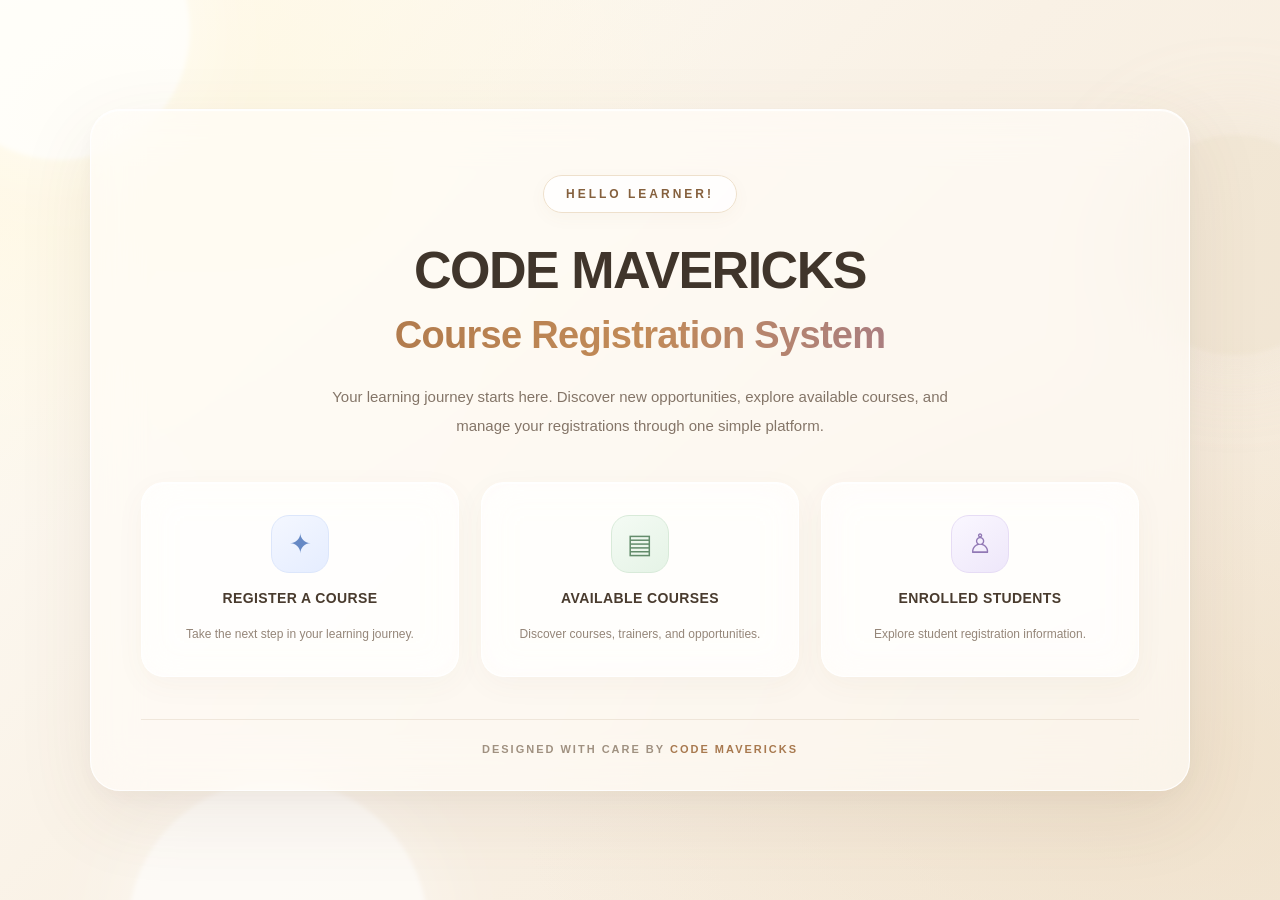
<file: index.html>
<!-- <!DOCTYPE html>
<html lang="en">
<head>
    <meta charset="UTF-8">
    <meta name="viewport" content="width=device-width, initial-scale=1.0">
    <title>Document</title>
</head>
<body>
    <h2 >HELLO USER!</h1> 
        <h1>CODE MAVERICKS - COURSE REGISTRATION SYSTEM </h1><br>
        <a href="register.html"><button>REGISTER A COURSE </button></a>
        <a href="availablecourse.html"><button>AVAILABLE COURSE</button></a>
        <a href="enrolledstudents.html"><button>ENROLLED STUDENTS</button></a>
</body>
</html> -->
<!-- <!DOCTYPE html>
<html lang="en"> -->

<!DOCTYPE html>
<html lang="en">

<head>
    <meta charset="UTF-8">
    <meta name="viewport" content="width=device-width, initial-scale=1.0">

    <title>Code Mavericks | Course Registration System</title>

    <style>
        /* ==========================================
           1. GLOBAL RESET
        ========================================== */

        * {
            margin: 0;
            padding: 0;
            box-sizing: border-box;
        }

        html {
            scroll-behavior: smooth;
        }

        body {
            min-height: 100vh;
            font-family: "Segoe UI", Arial, sans-serif;
            color: #40352b;

            display: flex;
            justify-content: center;
            align-items: center;

            padding: 35px 20px;
            overflow-x: hidden;

            background:
                radial-gradient(
                    ellipse at 8% 12%,
                    rgba(255, 248, 225, 0.95),
                    transparent 38%
                ),
                radial-gradient(
                    ellipse at 92% 85%,
                    rgba(235, 218, 191, 0.55),
                    transparent 40%
                ),
                linear-gradient(
                    135deg,
                    #fffdf8 0%,
                    #f9f1e5 48%,
                    #f5eadb 100%
                );

            position: relative;
            isolation: isolate;
        }

        /* ==========================================
           2. SOFT BACKGROUND ORBS
        ========================================== */

        .background-orb {
            position: fixed;
            border-radius: 50%;
            pointer-events: none;
            z-index: -1;
            filter: blur(2px);
        }

        .orb-one {
            width: 260px;
            height: 260px;

            top: -100px;
            left: -70px;

            background: rgba(255, 255, 255, 0.75);
            box-shadow: 0 0 100px rgba(255, 255, 255, 0.65);
        }

        .orb-two {
            width: 220px;
            height: 220px;

            right: -65px;
            top: 15%;

            background: rgba(223, 205, 174, 0.25);
            box-shadow: 0 0 100px rgba(223, 205, 174, 0.25);
        }

        .orb-three {
            width: 300px;
            height: 300px;

            left: 10%;
            bottom: -180px;

            background: rgba(255, 255, 255, 0.65);
            box-shadow: 0 0 100px rgba(255, 255, 255, 0.55);
        }

        /* ==========================================
           3. MAIN GLASSMORPHISM CONTAINER
        ========================================== */

        .container {
            width: 100%;
            max-width: 1100px;

            padding: 65px 50px 35px;

            text-align: center;

            background: rgba(255, 253, 248, 0.68);

            border: 1px solid rgba(255, 255, 255, 0.92);
            border-radius: 30px;

            backdrop-filter: blur(24px);
            -webkit-backdrop-filter: blur(24px);

            box-shadow:
                0 25px 80px rgba(107, 83, 55, 0.09),
                0 8px 25px rgba(107, 83, 55, 0.035),
                inset 0 1px 1px rgba(255, 255, 255, 0.95);

            animation: pageEntrance 0.8s ease-out both;
        }

        /* ==========================================
           4. WELCOME LABEL
        ========================================== */

        .welcome-label {
            display: inline-flex;
            align-items: center;
            justify-content: center;
            gap: 10px;

            margin-bottom: 26px;
            padding: 11px 22px;

            color: #85603d;

            background: rgba(255, 255, 255, 0.78);

            border: 1px solid #eee0cc;
            border-radius: 50px;

            font-size: 12px;
            font-weight: 750;
            letter-spacing: 3px;

            box-shadow:
                0 5px 18px rgba(120, 91, 57, 0.04);

            transition: all 0.3s ease;
        }

        .welcome-label .status-dot {
            width: 8px;
            height: 8px;

            background: #86a98b;
            border-radius: 50%;

            box-shadow: 0 0 10px rgba(134, 169, 139, 0.5);
        }

        .welcome-label:hover {
            transform: translateY(-3px);

            background: #ffffff;

            box-shadow:
                0 10px 25px rgba(120, 91, 57, 0.09);
        }

        /* ==========================================
           5. MAIN HEADING
        ========================================== */

        .main-heading {
            color: #40352b;

            font-size: clamp(32px, 5vw, 52px);
            font-weight: 800;

            line-height: 1.2;
            letter-spacing: -1.5px;

            transition: transform 0.3s ease;
        }

        .main-heading:hover {
            transform: translateY(-2px);
        }

        .main-heading span {
            display: block;

            margin-top: 12px;

            font-size: clamp(24px, 4vw, 38px);
            font-weight: 700;

            letter-spacing: -0.7px;

            background: linear-gradient(
                90deg,
                #a16b42,
                #c28b58,
                #9271a9
            );

            -webkit-background-clip: text;
            background-clip: text;
            -webkit-text-fill-color: transparent;
        }

        /* ==========================================
           6. DESCRIPTION
        ========================================== */

        .description {
            max-width: 640px;

            margin: 25px auto 42px;

            color: #847568;

            font-size: 15px;
            font-weight: 400;

            line-height: 1.9;
        }

        /* ==========================================
           7. NAVIGATION LAYOUT
        ========================================== */

        .navigation {
            display: grid;

            grid-template-columns: repeat(3, minmax(0, 1fr));

            gap: 22px;
            align-items: stretch;
        }

        .navigation a {
            display: flex;

            min-width: 0;

            text-decoration: none;
            color: inherit;

            border-radius: 23px;
        }

        /* ==========================================
           8. GLASS NAVIGATION CARDS
        ========================================== */

        .nav-card {
            position: relative;
            isolation: isolate;

            display: flex;
            flex-direction: column;
            justify-content: center;
            align-items: center;

            gap: 15px;

            width: 100%;
            min-height: 195px;

            padding: 30px 18px;

            overflow: hidden;

            background: rgba(255, 255, 255, 0.65);

            border: 1px solid rgba(255, 255, 255, 0.96);
            border-radius: 23px;

            backdrop-filter: blur(18px);
            -webkit-backdrop-filter: blur(18px);

            box-shadow:
                0 8px 30px rgba(107, 83, 55, 0.045),
                inset 0 1px 0 rgba(255, 255, 255, 1);

            transition:
                transform 0.35s ease,
                box-shadow 0.35s ease,
                border-color 0.35s ease,
                background 0.35s ease;
        }

        /* Soft moving light */

        .nav-card::before {
            content: "";

            position: absolute;
            z-index: -1;

            top: 0;
            left: -130%;

            width: 75%;
            height: 100%;

            background: linear-gradient(
                110deg,
                transparent,
                rgba(255, 255, 255, 0.85),
                transparent
            );

            transform: skewX(-15deg);

            transition: left 0.65s ease;
        }

        .nav-card:hover::before {
            left: 150%;
        }

        /* Common hover effect */

        .nav-card:hover {
            transform: translateY(-9px);

            background: rgba(255, 255, 255, 0.92);
        }

        /* ==========================================
           9. ICON BOXES
        ========================================== */

        .icon {
            display: flex;
            align-items: center;
            justify-content: center;

            width: 58px;
            height: 58px;

            border-radius: 18px;

            font-size: 27px;
            font-weight: 500;

            transition:
                transform 0.35s ease,
                box-shadow 0.35s ease;
        }

        .nav-card:hover .icon {
            transform: scale(1.1) rotate(-4deg);
        }

        /* Register icon */

        .register .icon {
            color: #6689c5;

            background: linear-gradient(
                145deg,
                #f4f7ff,
                #e5edff
            );

            border: 1px solid #dce6fb;
        }

        .register:hover {
            border-color: #c6d8f8;

            box-shadow:
                0 20px 45px rgba(102, 137, 197, 0.13);
        }

        .register:hover .icon {
            box-shadow:
                0 8px 20px rgba(102, 137, 197, 0.16);
        }

        /* Available courses icon */

        .courses .icon {
            color: #638c6b;

            background: linear-gradient(
                145deg,
                #f4fbf4,
                #e5f3e6
            );

            border: 1px solid #d8ead9;
        }

        .courses:hover {
            border-color: #c8e3cb;

            box-shadow:
                0 20px 45px rgba(99, 140, 107, 0.12);
        }

        .courses:hover .icon {
            box-shadow:
                0 8px 20px rgba(99, 140, 107, 0.14);
        }

        /* Enrolled students icon */

        .students .icon {
            color: #9178b5;

            background: linear-gradient(
                145deg,
                #faf7ff,
                #eee7fa
            );

            border: 1px solid #e6dcf5;
        }

        .students:hover {
            border-color: #dfd0f4;

            box-shadow:
                0 20px 45px rgba(145, 120, 181, 0.13);
        }

        .students:hover .icon {
            box-shadow:
                0 8px 20px rgba(145, 120, 181, 0.15);
        }

        /* ==========================================
           10. CARD TEXT
        ========================================== */

        .nav-card h3 {
            color: #493b2e;

            font-size: 14px;
            font-weight: 750;

            letter-spacing: 0.4px;
            line-height: 1.5;
        }

        .nav-card p {
            color: #958679;

            font-size: 12px;
            line-height: 1.7;
        }

        /* ==========================================
           11. FOOTER
        ========================================== */

        .footer {
            margin-top: 42px;
            padding-top: 23px;

            border-top: 1px solid rgba(190, 166, 136, 0.22);

            color: #a09181;

            font-size: 11px;
            font-weight: 600;

            letter-spacing: 2px;
        }

        .footer span {
            color: #a8794f;
            font-weight: 800;
        }

        /* ==========================================
           12. KEYBOARD ACCESSIBILITY
        ========================================== */

        .navigation a:focus-visible {
            outline: 3px solid #b79bd5;
            outline-offset: 5px;
        }

        /* ==========================================
           13. ENTRANCE ANIMATION
        ========================================== */

        @keyframes pageEntrance {
            from {
                opacity: 0;
                transform: translateY(22px);
            }

            to {
                opacity: 1;
                transform: translateY(0);
            }
        }

        /* ==========================================
           14. TABLET RESPONSIVENESS
        ========================================== */

        @media (max-width: 850px) {
            .container {
                padding: 50px 30px 30px;
            }

            .navigation {
                grid-template-columns: repeat(2, minmax(0, 1fr));
            }

            .navigation a:last-child {
                grid-column: 1 / -1;

                width: calc(50% - 11px);
                justify-self: center;
            }

            .nav-card {
                min-height: 175px;
            }
        }

        /* ==========================================
           15. MOBILE RESPONSIVENESS
        ========================================== */

        @media (max-width: 560px) {
            body {
                padding: 16px;
            }

            .container {
                padding: 38px 20px 25px;

                border-radius: 24px;
            }

            .welcome-label {
                margin-bottom: 23px;

                font-size: 10px;
                letter-spacing: 2px;

                padding: 10px 16px;
            }

            .main-heading {
                font-size: 31px;
                letter-spacing: -0.8px;
            }

            .main-heading span {
                font-size: 25px;
                line-height: 1.35;
            }

            .description {
                margin: 20px auto 30px;

                font-size: 13px;
                line-height: 1.8;
            }

            .navigation {
                grid-template-columns: 1fr;
                gap: 15px;
            }

            .navigation a,
            .navigation a:last-child {
                grid-column: auto;

                width: 100%;
                max-width: none;
            }

            .nav-card {
                min-height: 155px;
                padding: 24px 18px;
            }

            .footer {
                margin-top: 28px;

                font-size: 10px;
                letter-spacing: 1.5px;
            }
        }

        /* ==========================================
           16. REDUCED MOTION
        ========================================== */

        @media (prefers-reduced-motion: reduce) {
            *,
            *::before,
            *::after {
                animation: none !important;
                transition: none !important;
                scroll-behavior: auto !important;
            }
        }
    </style>
</head>

<body>

    <!-- Decorative background elements -->

    <div class="background-orb orb-one"></div>
    <div class="background-orb orb-two"></div>
    <div class="background-orb orb-three"></div>

    <!-- Main landing page -->

    <main class="container">

        <div class="welcome-label">
            <span class=span>
            HELLO LEARNER!
        </div>

        <h1 class="main-heading">
            CODE MAVERICKS
            <span>Course Registration System</span>
        </h1>

        <p class="description">
            Your learning journey starts here.
            Discover new opportunities, explore available courses,
            and manage your registrations through one simple platform.
        </p>

        <!-- Navigation cards -->

        <nav class="navigation" aria-label="Main navigation">

            <!-- Register Course -->

            <a href="register.html">
                <div class="nav-card register">

                    <div class="icon" aria-hidden="true">✦</div>

                    <h3>REGISTER A COURSE</h3>

                    <p>Take the next step in your learning journey.</p>

                </div>
            </a>

            <!-- Available Courses -->

            <a href="availablecourse.html">
                <div class="nav-card courses">

                    <div class="icon" aria-hidden="true">▤</div>

                    <h3>AVAILABLE COURSES</h3>

                    <p>Discover courses, trainers, and opportunities.</p>

                </div>
            </a>

            <!-- Enrolled Students -->

            <a href="enrolledstudents.html">
                <div class="nav-card students">

                    <div class="icon" aria-hidden="true">♙</div>

                    <h3>ENROLLED STUDENTS</h3>

                    <p>Explore student registration information.</p>

                </div>
            </a>

        </nav>

        <!-- Footer -->

        <footer class="footer">
            DESIGNED WITH CARE BY
            <span>CODE MAVERICKS</span>
        </footer>

    </main>

</body>

</html>
</file>
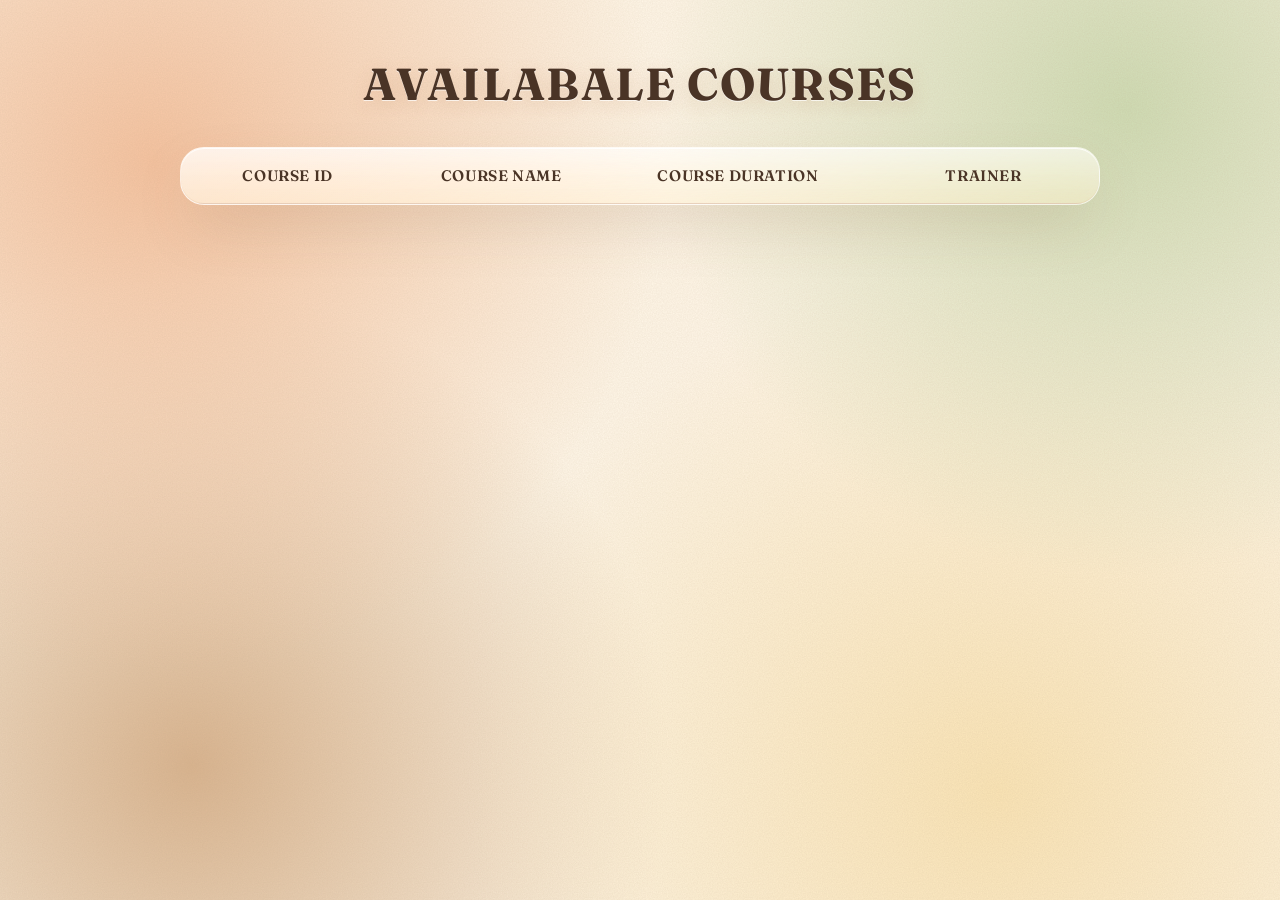
<file: availablecourse.html>
<!DOCTYPE html>
<html lang="en">
<head>
    <meta charset="UTF-8">
    <meta name="viewport" content="width=device-width, initial-scale=1.0">
    <title>Availbale course</title>
   <script type="text/javascript" src="myscript.js"></script>
</head>
<link rel="stylesheet" href="availablecourse.css">
<body>
    <h1 align="center">AVAILABALE COURSES</h1>
    <Table border = "1">
        <tr>
                <th width="100">COURSE ID</th>
                <th  width="100">COURSE NAME</th>
                <th width="100">COURSE DURATION</th>
                <th width="100">TRAINER</th>
        </tr>
        <tbody align="center" id="courseList">

        </tbody>
       
    </Table>
    <script type="text/javascript">
        
        window.onload = function() {
            showCourses();

        };
    </script>
    
</body>
</html>
</file>
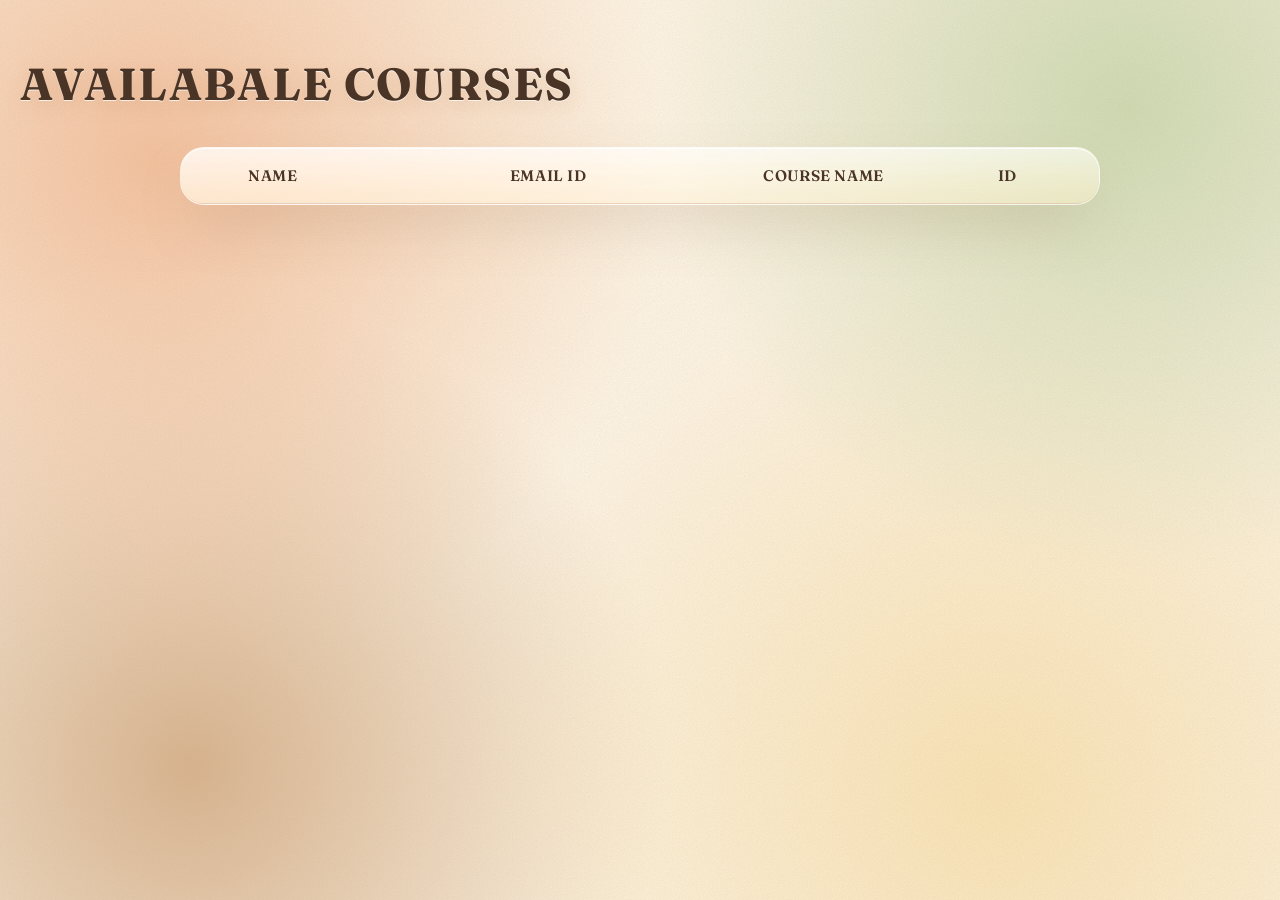
<file: enrolledStudents.html>
<!DOCTYPE html>
<html lang="en">
<head>
    <meta charset="UTF-8">
    <meta name="viewport" content="width=device-width, initial-scale=1.0">
    <title>Availbale course</title>
   <script type="text/javascript" src="myscript.js"></script>
</head>

<link rel="stylesheet" href="availablecourse.css">
<body>
    <h1>AVAILABALE COURSES</h1>
    <Table border = "1">
        <tr>
                <th width="100">NAME</th>
                <th  width="200">EMAIL ID</th>
                <th width="100">COURSE NAME</th>
                <th width="100">ID</th>
        </tr>
        <tbody align="center" id="enrolledStudentsList">

        </tbody>
       
    </Table>
    <script type="text/javascript">
        
        window.onload = function() {
            showEnrolledStudents();

        };
    </script>
    
</body>
</html>
</file>
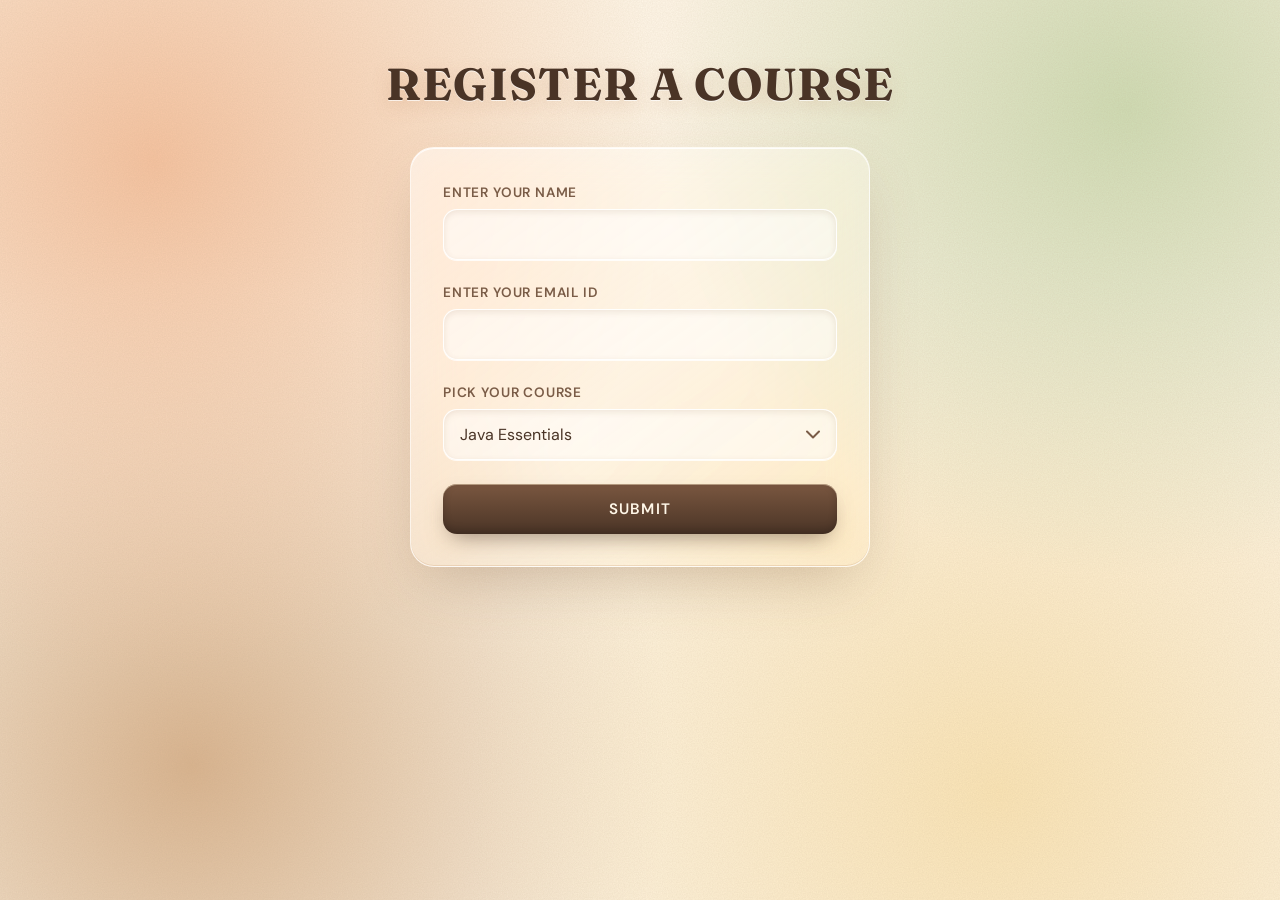
<file: register.html>
<!DOCTYPE html>
<html lang="en">
<head>
    <meta charset="UTF-8">
    <meta name="viewport" content="width=device-width, initial-scale=1.0">
    <title>Register</title>
</head>
<link rel="stylesheet" href="register.css">
<body>
    <h1>REGISTER A COURSE</h1>

    <form action="http://localhost:8080/enroll" method="post">
        <label for="name">ENTER YOUR NAME</label><br>
        <input type="text" name ="name"><br><br>
        <label for="emailId">ENTER YOUR EMAIL ID</label><br>
        <input type="email" name="emailId"><br><br>
        <label for="course"> PICK YOUR COURSE</label><br>
        <select name="courseName" id="course">
            <option value="Java Essentials">Java Essentials</option>
            <option value="Python for ML">Python for ML</option>
            <option value="Spring boot">Spring boot</option>
        </select>
        <br><br>
        <button>SUBMIT</button>

    </form>
    
</body>
</html>
</file>
<file: availablecourse.css>
@import url('https://fonts.googleapis.com/css2?family=Fraunces:opsz,wght@9..144,600;9..144,700&family=DM+Sans:wght@400;500;600&display=swap');

/* ---------- Palette ---------- */
:root {
  --vanilla: #fff7e8;
  --butter: #fbe5b6;
  --peach: #f6c3a0;
  --latte: #d9b48f;
  --sage: #cfdcb4;
  --caramel: #c08457;
  --cocoa: #4a3426;
  --cocoa-soft: #7a5c47;
}

* {
  box-sizing: border-box;
}

/* ---------- Page background ----------
   Soft coloured blobs sit behind the table so the glass
   has something to blur. */
body {
  margin: 0;
  min-height: 100vh;
  padding: 56px 20px;
  font-family: 'DM Sans', system-ui, -apple-system, 'Segoe UI', sans-serif;
  color: var(--cocoa);
  background:
    radial-gradient(circle at 12% 18%, var(--peach) 0, transparent 38%),
    radial-gradient(circle at 88% 12%, var(--sage) 0, transparent 34%),
    radial-gradient(circle at 78% 88%, var(--butter) 0, transparent 42%),
    radial-gradient(circle at 15% 85%, var(--latte) 0, transparent 36%),
    var(--vanilla);
  background-attachment: fixed;
}

/* Fine grain over the background = creamy, paper-like texture */
body::before {
  content: "";
  position: fixed;
  inset: 0;
  z-index: -1;
  pointer-events: none;
  opacity: 0.28;
  background-image: url("data:image/svg+xml;utf8,<svg xmlns='http://www.w3.org/2000/svg' width='160' height='160'><filter id='n'><feTurbulence type='fractalNoise' baseFrequency='.8' numOctaves='2' stitchTiles='stitch'/><feColorMatrix values='0 0 0 0 .45  0 0 0 0 .32  0 0 0 0 .2  0 0 0 .6 0'/></filter><rect width='100%' height='100%' filter='url(%23n)'/></svg>");
}

::selection {
  background: var(--butter);
  color: var(--cocoa);
}

/* ---------- Heading ---------- */
h1 {
  margin: 0 0 36px;
  font-family: 'Fraunces', Georgia, serif;
  font-weight: 700;
  font-size: clamp(1.8rem, 4vw, 2.8rem);
  letter-spacing: 0.03em;
  color: var(--cocoa);
  text-shadow: 0 1px 0 rgba(255, 255, 255, 0.7), 0 6px 18px rgba(192, 132, 87, 0.25);
}

/* ---------- Glass table ---------- */
table {
  width: 100%;
  max-width: 920px;
  margin: 0 auto;
  border: 1px solid rgba(255, 255, 255, 0.65);   /* overrides border="1" */
  border-collapse: separate;
  border-spacing: 0;
  border-radius: 24px;
  overflow: hidden;
  background: linear-gradient(145deg, rgba(255, 255, 255, 0.55), rgba(255, 244, 225, 0.22));
  -webkit-backdrop-filter: blur(18px) saturate(150%);
  backdrop-filter: blur(18px) saturate(150%);
  box-shadow:
    0 24px 60px -18px rgba(122, 82, 48, 0.35),
    inset 0 1px 0 rgba(255, 255, 255, 0.85),
    inset 0 -1px 0 rgba(217, 180, 143, 0.4);
}

th,
td {
  border: 0;                                      /* kills the old 1px grid */
  padding: 18px 16px;
  text-align: center;
}

/* Header row */
th {
  font-family: 'Fraunces', Georgia, serif;
  font-weight: 600;
  font-size: 0.95rem;
  letter-spacing: 0.04em;
  color: var(--cocoa);
  background: linear-gradient(180deg, rgba(255, 255, 255, 0.55), rgba(255, 238, 205, 0.35));
  border-bottom: 1px solid rgba(192, 132, 87, 0.28);
}

/* Body rows */
td {
  font-size: 0.98rem;
  font-weight: 500;
  color: var(--cocoa-soft);
  border-bottom: 1px solid rgba(122, 92, 71, 0.12);
  background: rgba(255, 255, 255, 0.08);
  transition:
    background 0.45s ease,
    box-shadow 0.45s ease,
    color 0.3s ease;
}

tbody tr:last-child td {
  border-bottom: 0;
}

/* ---------- Creamy hover ----------
   Row turns into a soft, puffy cream with a light top edge,
   a warm inner shadow at the bottom, and a caramel marker on the left. */
tbody tr:hover td {
  color: var(--cocoa);
  background: linear-gradient(180deg, rgba(255, 252, 243, 0.95) 0%, rgba(251, 229, 182, 0.8) 100%);
  box-shadow:
    inset 0 1px 0 rgba(255, 255, 255, 0.95),
    inset 0 -8px 16px -8px rgba(217, 180, 143, 0.6);
}

tbody tr:hover td:first-child {
  box-shadow:
    inset 4px 0 0 var(--caramel),
    inset 0 1px 0 rgba(255, 255, 255, 0.95),
    inset 0 -8px 16px -8px rgba(217, 180, 143, 0.6);
}

/* ---------- Small screens ---------- */
@media (max-width: 640px) {
  body {
    padding: 36px 12px;
  }

  th,
  td {
    padding: 12px 8px;
    font-size: 0.82rem;
  }

  table {
    border-radius: 18px;
  }
}

/* ---------- Respect reduced-motion ---------- */
@media (prefers-reduced-motion: reduce) {
  td {
    transition: none;
  }
}
</file>
<file: register.css>
@import url('https://fonts.googleapis.com/css2?family=Fraunces:opsz,wght@9..144,600;9..144,700&family=DM+Sans:wght@400;500;600&display=swap');

/* ---------- Palette (same as availablecourse.css) ---------- */
:root {
  --vanilla: #fff7e8;
  --butter: #fbe5b6;
  --peach: #f6c3a0;
  --latte: #d9b48f;
  --sage: #cfdcb4;
  --caramel: #c08457;
  --cocoa: #4a3426;
  --cocoa-soft: #7a5c47;
}

* {
  box-sizing: border-box;
}

/* ---------- Page background ---------- */
body {
  margin: 0;
  min-height: 100vh;
  padding: 56px 20px;
  font-family: 'DM Sans', system-ui, -apple-system, 'Segoe UI', sans-serif;
  color: var(--cocoa);
  background:
    radial-gradient(circle at 12% 18%, var(--peach) 0, transparent 38%),
    radial-gradient(circle at 88% 12%, var(--sage) 0, transparent 34%),
    radial-gradient(circle at 78% 88%, var(--butter) 0, transparent 42%),
    radial-gradient(circle at 15% 85%, var(--latte) 0, transparent 36%),
    var(--vanilla);
  background-attachment: fixed;
}

/* Fine grain = creamy, paper-like texture */
body::before {
  content: "";
  position: fixed;
  inset: 0;
  z-index: -1;
  pointer-events: none;
  opacity: 0.28;
  background-image: url("data:image/svg+xml;utf8,<svg xmlns='http://www.w3.org/2000/svg' width='160' height='160'><filter id='n'><feTurbulence type='fractalNoise' baseFrequency='.8' numOctaves='2' stitchTiles='stitch'/><feColorMatrix values='0 0 0 0 .45  0 0 0 0 .32  0 0 0 0 .2  0 0 0 .6 0'/></filter><rect width='100%' height='100%' filter='url(%23n)'/></svg>");
}

::selection {
  background: var(--butter);
  color: var(--cocoa);
}

/* ---------- Heading ---------- */
h1 {
  margin: 0 0 36px;
  text-align: center;
  font-family: 'Fraunces', Georgia, serif;
  font-weight: 700;
  font-size: clamp(1.8rem, 4vw, 2.8rem);
  letter-spacing: 0.03em;
  color: var(--cocoa);
  text-shadow: 0 1px 0 rgba(255, 255, 255, 0.7), 0 6px 18px rgba(192, 132, 87, 0.25);
}

/* ---------- Glass form card ---------- */
form {
  width: 100%;
  max-width: 460px;
  margin: 0 auto;
  padding: 36px 32px 32px;
  border: 1px solid rgba(255, 255, 255, 0.65);
  border-radius: 24px;
  background: linear-gradient(145deg, rgba(255, 255, 255, 0.55), rgba(255, 244, 225, 0.22));
  -webkit-backdrop-filter: blur(18px) saturate(150%);
  backdrop-filter: blur(18px) saturate(150%);
  box-shadow:
    0 24px 60px -18px rgba(122, 82, 48, 0.35),
    inset 0 1px 0 rgba(255, 255, 255, 0.85),
    inset 0 -1px 0 rgba(217, 180, 143, 0.4);
}

/* The <br> tags in the HTML are replaced by spacing below */
form br {
  display: none;
}

/* ---------- Labels ---------- */
label {
  display: block;
  margin-bottom: 8px;
  font-size: 0.85rem;
  font-weight: 600;
  letter-spacing: 0.06em;
  color: var(--cocoa-soft);
}

/* ---------- Fields: soft, pressed-in cream ---------- */
input,
select {
  display: block;
  width: 100%;
  margin-bottom: 24px;
  padding: 14px 16px;
  font: inherit;
  font-size: 1rem;
  color: var(--cocoa);
  background: rgba(255, 255, 255, 0.5);
  border: 1px solid rgba(255, 255, 255, 0.85);
  border-radius: 14px;
  outline: none;
  box-shadow:
    inset 0 2px 6px rgba(122, 82, 48, 0.12),
    0 1px 0 rgba(255, 255, 255, 0.8);
  transition:
    background 0.35s ease,
    border-color 0.35s ease,
    box-shadow 0.35s ease;
}

input::placeholder {
  color: rgba(122, 92, 71, 0.55);
}

input:hover,
select:hover {
  background: rgba(255, 250, 236, 0.75);
}

input:focus,
select:focus {
  background: linear-gradient(180deg, rgba(255, 253, 246, 0.95), rgba(251, 229, 182, 0.55));
  border-color: var(--caramel);
  box-shadow:
    inset 0 2px 6px rgba(122, 82, 48, 0.1),
    0 0 0 4px rgba(192, 132, 87, 0.22);
}

/* Custom dropdown arrow */
select {
  appearance: none;
  -webkit-appearance: none;
  padding-right: 44px;
  cursor: pointer;
  background-image: url("data:image/svg+xml;utf8,<svg xmlns='http://www.w3.org/2000/svg' width='14' height='9' viewBox='0 0 14 9'><path d='M1 1.5l6 6 6-6' fill='none' stroke='%237a5c47' stroke-width='2' stroke-linecap='round' stroke-linejoin='round'/></svg>");
  background-repeat: no-repeat;
  background-position: right 16px center;
}

select option {
  background: var(--vanilla);
  color: var(--cocoa);
}

/* ---------- Button: puffy cocoa with a creamy highlight ---------- */
button {
  display: block;
  width: 100%;
  margin-top: 8px;
  padding: 15px 20px;
  font: inherit;
  font-size: 0.95rem;
  font-weight: 600;
  letter-spacing: 0.08em;
  color: var(--vanilla);
  background: linear-gradient(180deg, #7a5740 0%, #4a3426 100%);
  border: 0;
  border-radius: 14px;
  cursor: pointer;
  box-shadow:
    inset 0 1px 0 rgba(255, 238, 205, 0.45),
    inset 0 -3px 8px rgba(0, 0, 0, 0.18),
    0 10px 22px -8px rgba(74, 52, 38, 0.55);
  transition:
    transform 0.3s ease,
    box-shadow 0.3s ease,
    background 0.3s ease;
}

button:hover {
  transform: translateY(-2px);
  background: linear-gradient(180deg, #92694d 0%, #5a4030 100%);
  box-shadow:
    inset 0 1px 0 rgba(255, 238, 205, 0.6),
    inset 0 -3px 8px rgba(0, 0, 0, 0.15),
    0 16px 28px -10px rgba(74, 52, 38, 0.6);
}

button:active {
  transform: translateY(0);
  box-shadow:
    inset 0 2px 6px rgba(0, 0, 0, 0.3),
    0 6px 14px -8px rgba(74, 52, 38, 0.5);
}

button:focus-visible {
  outline: 3px solid rgba(192, 132, 87, 0.5);
  outline-offset: 3px;
}

/* ---------- Small screens ---------- */
@media (max-width: 480px) {
  body {
    padding: 36px 12px;
  }

  form {
    padding: 28px 20px 24px;
    border-radius: 18px;
  }
}

/* ---------- Respect reduced-motion ---------- */
@media (prefers-reduced-motion: reduce) {
  input,
  select,
  button {
    transition: none;
  }

  button:hover {
    transform: none;
  }
}
</file>
